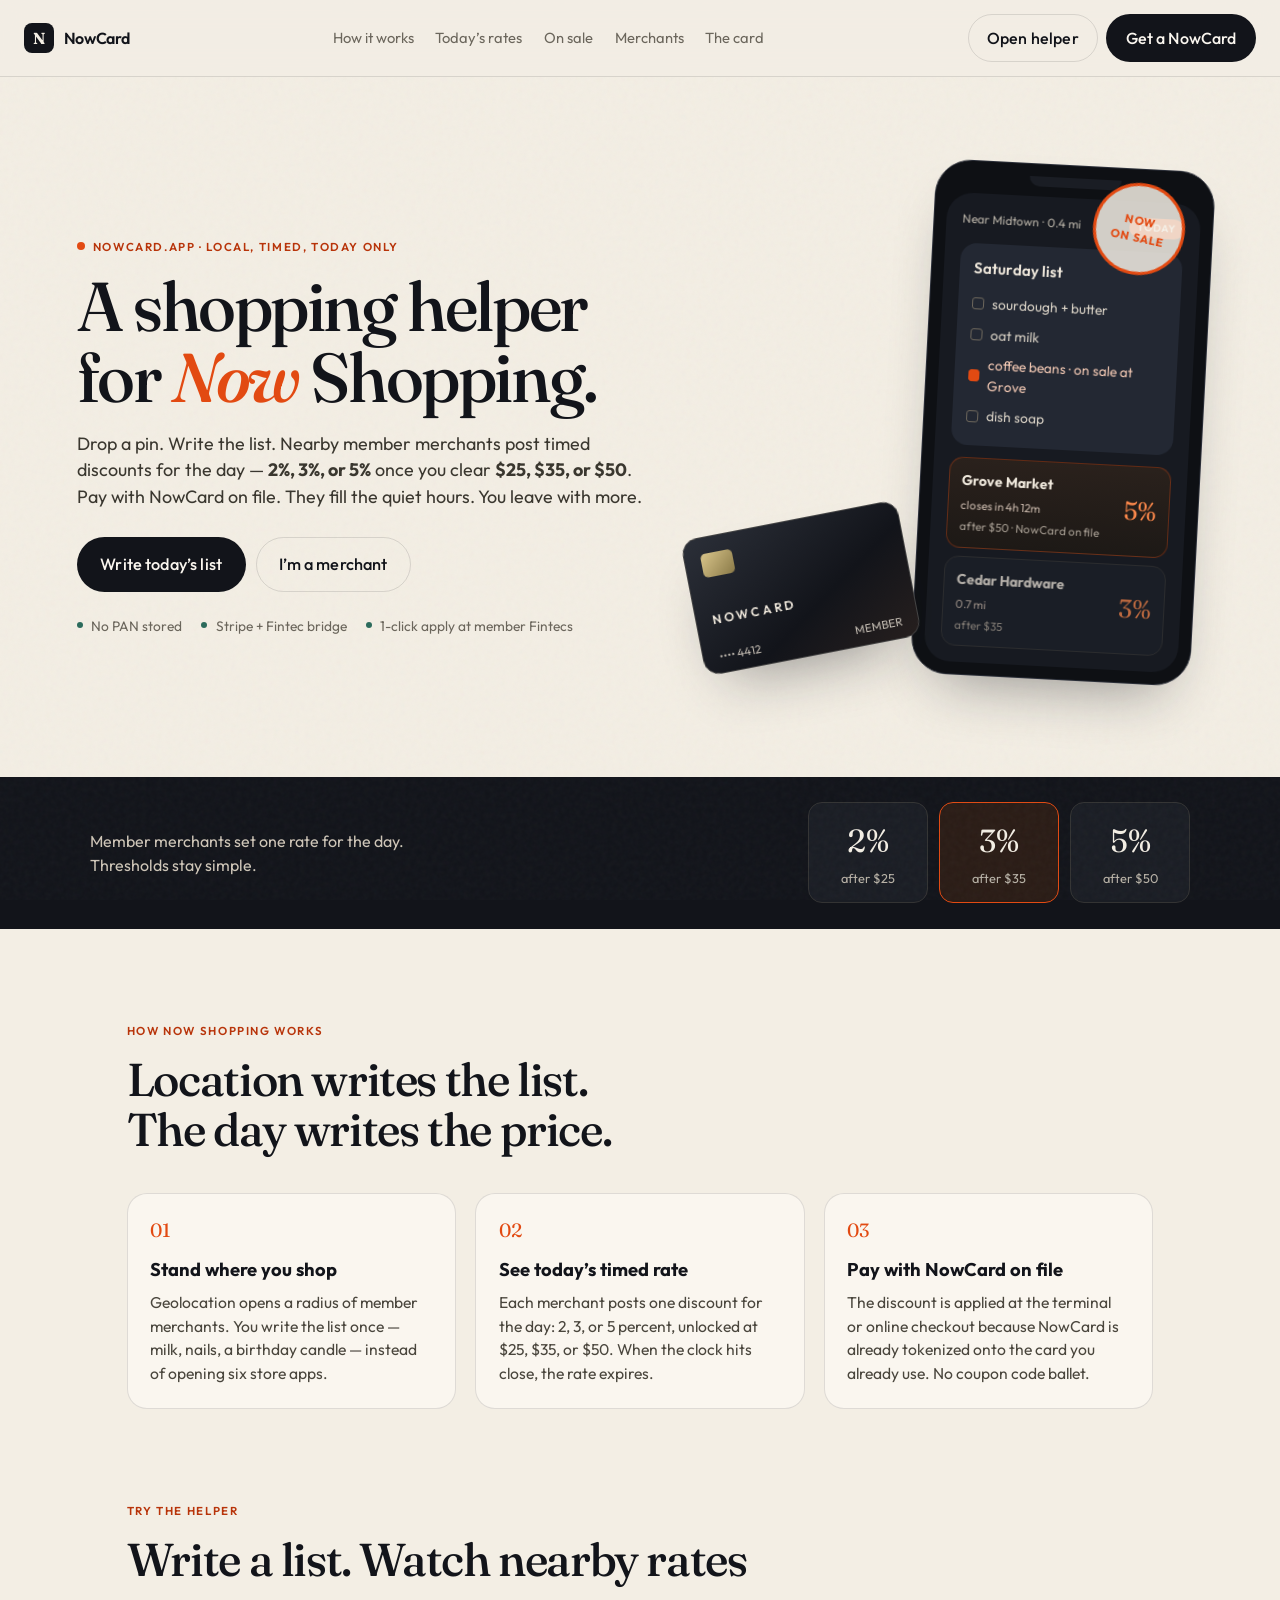
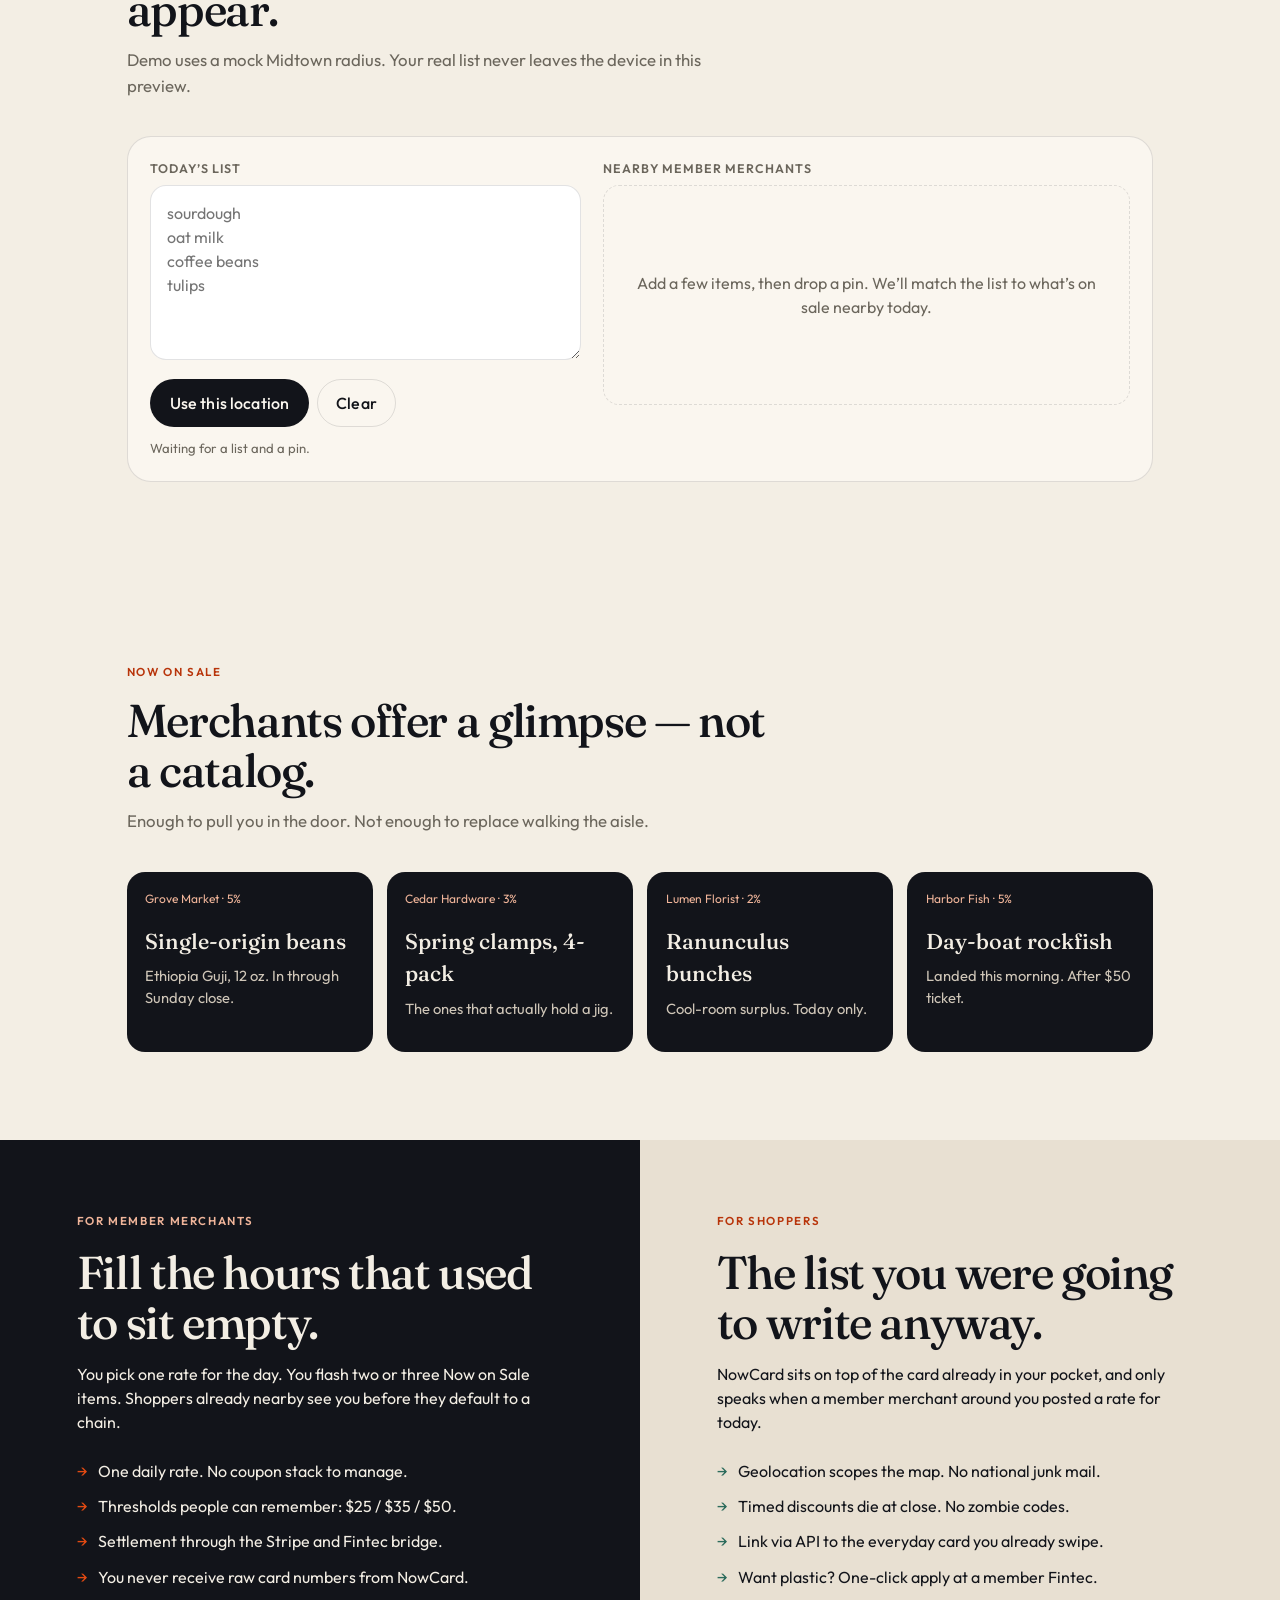
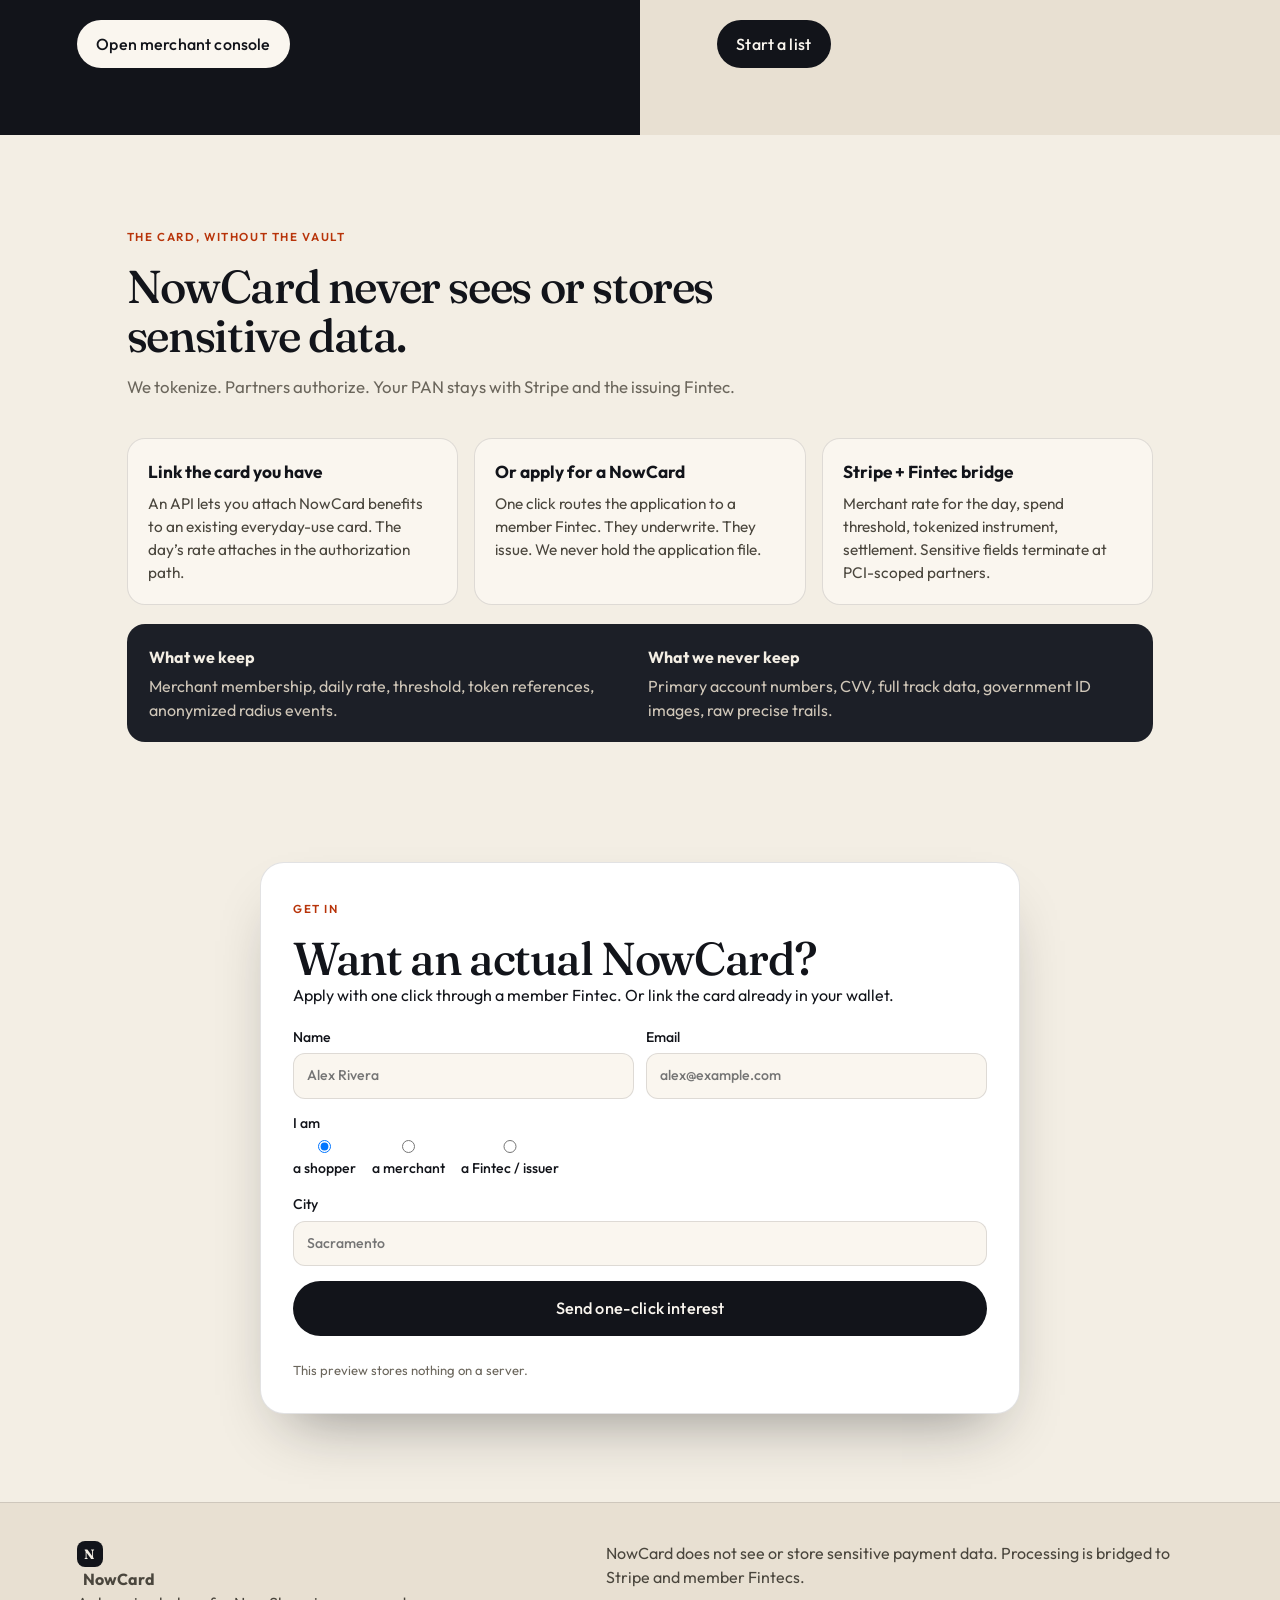
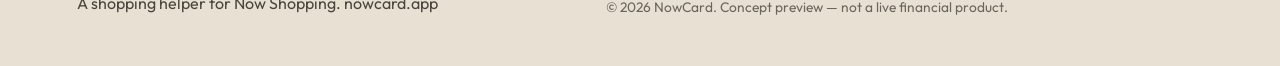
<file: index.html>
<!DOCTYPE html>
<html lang="en">
<head>
  <meta charset="UTF-8" />
  <meta name="viewport" content="width=device-width, initial-scale=1" />
  <title>NowCard — A shopping helper for Now Shopping</title>
  <meta name="description" content="Write a list from where you are. Nearby member merchants offer timed discounts for the day. Pay with NowCard on file. Merchants fill empty hours. You save. Nobody stores your card numbers." />
  <link rel="preconnect" href="https://fonts.googleapis.com" />
  <link rel="preconnect" href="https://fonts.gstatic.com" crossorigin />
  <link href="https://fonts.googleapis.com/css2?family=Fraunces:ital,opsz,wght@0,9..144,500;0,9..144,700;1,9..144,500&family=Outfit:wght@300;400;500;600;700&display=swap" rel="stylesheet" />
  <link rel="stylesheet" href="styles.css" />
</head>
<body>
  <div class="noise" aria-hidden="true"></div>
  <header class="nav">
    <a class="logo" href="#top" aria-label="NowCard home">
      <span class="logo-mark">N</span>
      <span class="logo-word">NowCard</span>
    </a>
    <nav class="nav-links">
      <a href="#how">How it works</a>
      <a href="#rates">Today’s rates</a>
      <a href="#sale">On sale</a>
      <a href="merchant.html">Merchants</a>
      <a href="#card">The card</a>
    </nav>
    <div class="nav-cta">
      <a class="btn ghost" href="#demo">Open helper</a>
      <a class="btn solid" href="#apply">Get a NowCard</a>
    </div>
    <button class="menu-btn" id="menuBtn" aria-label="Open menu"><span></span><span></span></button>
  </header>
  <div class="mobile-nav" id="mobileNav">
    <a href="#how">How it works</a>
    <a href="#rates">Today’s rates</a>
    <a href="#sale">On sale</a>
    <a href="merchant.html">Merchants</a>
    <a href="#card">The card</a>
    <a href="#demo">Open helper</a>
    <a href="#apply">Get a NowCard</a>
  </div>
  <main id="top">
    <section class="hero">
      <div class="hero-copy">
        <p class="eyebrow"><span class="live-dot"></span> nowcard.app · local, timed, today only</p>
        <h1>A shopping helper<br />for <em>Now</em> Shopping.</h1>
        <p class="lede">Drop a pin. Write the list. Nearby member merchants post timed discounts for the day — <strong>2%, 3%, or 5%</strong> once you clear <strong>$25, $35, or $50</strong>. Pay with NowCard on file. They fill the quiet hours. You leave with more.</p>
        <div class="hero-actions">
          <a class="btn solid lg" href="#demo">Write today’s list</a>
          <a class="btn ghost lg" href="merchant.html">I’m a merchant</a>
        </div>
        <ul class="trust-row">
          <li>No PAN stored</li>
          <li>Stripe + Fintec bridge</li>
          <li>1-click apply at member Fintecs</li>
        </ul>
      </div>
      <div class="hero-stage">
        <div class="phone">
          <div class="phone-notch"></div>
          <div class="phone-screen">
            <div class="app-bar"><span>Near Midtown · 0.4 mi</span><span class="pill now">TODAY</span></div>
            <div class="list-card">
              <h3>Saturday list</h3>
              <ul>
                <li><span></span>sourdough + butter</li>
                <li><span></span>oat milk</li>
                <li class="hit"><span></span>coffee beans · on sale at Grove</li>
                <li><span></span>dish soap</li>
              </ul>
            </div>
            <div class="offer-stack">
              <article class="offer"><div><strong>Grove Market</strong><small>closes in 4h 12m</small></div><div class="pct">5%</div><p>after $50 · NowCard on file</p></article>
              <article class="offer dim"><div><strong>Cedar Hardware</strong><small>0.7 mi</small></div><div class="pct">3%</div><p>after $35</p></article>
            </div>
          </div>
        </div>
        <div class="float-card"><div class="chip"></div><div class="card-brand">NOWCARD</div><div class="card-meta"><span>•••• 4412</span><span>MEMBER</span></div></div>
        <div class="stamp">NOW<br />ON SALE</div>
      </div>
    </section>
    <section class="strip" id="rates">
      <div class="strip-inner">
        <p>Member merchants set one rate for the day. Thresholds stay simple.</p>
        <div class="tiers">
          <div class="tier"><span class="tier-pct">2%</span><span class="tier-rule">after $25</span></div>
          <div class="tier featured"><span class="tier-pct">3%</span><span class="tier-rule">after $35</span></div>
          <div class="tier"><span class="tier-pct">5%</span><span class="tier-rule">after $50</span></div>
        </div>
      </div>
    </section>
    <section class="section" id="how">
      <header class="section-head"><p class="eyebrow">How Now Shopping works</p><h2>Location writes the list.<br />The day writes the price.</h2></header>
      <div class="steps">
        <article class="step"><span class="n">01</span><h3>Stand where you shop</h3><p>Geolocation opens a radius of member merchants. You write the list once — milk, nails, a birthday candle — instead of opening six store apps.</p></article>
        <article class="step"><span class="n">02</span><h3>See today’s timed rate</h3><p>Each merchant posts one discount for the day: 2, 3, or 5 percent, unlocked at $25, $35, or $50. When the clock hits close, the rate expires.</p></article>
        <article class="step"><span class="n">03</span><h3>Pay with NowCard on file</h3><p>The discount is applied at the terminal or online checkout because NowCard is already tokenized onto the card you already use. No coupon code ballet.</p></article>
      </div>
    </section>
    <section class="demo-wrap" id="demo">
      <header class="section-head"><p class="eyebrow">Try the helper</p><h2>Write a list. Watch nearby rates appear.</h2><p class="sub">Demo uses a mock Midtown radius. Your real list never leaves the device in this preview.</p></header>
      <div class="demo">
        <div class="demo-col">
          <label class="field-label" for="listInput">Today’s list</label>
          <textarea id="listInput" rows="6" placeholder="sourdough&#10;oat milk&#10;coffee beans&#10;tulips"></textarea>
          <div class="demo-actions">
            <button class="btn solid" id="locateBtn" type="button">Use this location</button>
            <button class="btn ghost" id="clearBtn" type="button">Clear</button>
          </div>
          <p class="fine" id="geoStatus">Waiting for a list and a pin.</p>
        </div>
        <div class="demo-col">
          <p class="field-label">Nearby member merchants</p>
          <div id="merchantResults" class="results empty"><p>Add a few items, then drop a pin. We’ll match the list to what’s on sale nearby today.</p></div>
        </div>
      </div>
    </section>
    <section class="section sale" id="sale">
      <header class="section-head"><p class="eyebrow">Now on Sale</p><h2>Merchants offer a glimpse — not a catalog.</h2><p class="sub">Enough to pull you in the door. Not enough to replace walking the aisle.</p></header>
      <div class="sale-grid">
        <article class="sale-card"><div class="sale-tag">Grove Market · 5%</div><h3>Single-origin beans</h3><p>Ethiopia Guji, 12 oz. In through Sunday close.</p></article>
        <article class="sale-card"><div class="sale-tag">Cedar Hardware · 3%</div><h3>Spring clamps, 4-pack</h3><p>The ones that actually hold a jig.</p></article>
        <article class="sale-card"><div class="sale-tag">Lumen Florist · 2%</div><h3>Ranunculus bunches</h3><p>Cool-room surplus. Today only.</p></article>
        <article class="sale-card"><div class="sale-tag">Harbor Fish · 5%</div><h3>Day-boat rockfish</h3><p>Landed this morning. After $50 ticket.</p></article>
      </div>
    </section>
    <section class="split" id="merchants">
      <div class="split-pane dark">
        <p class="eyebrow light">For member merchants</p>
        <h2>Fill the hours that used to sit empty.</h2>
        <p>You pick one rate for the day. You flash two or three Now on Sale items. Shoppers already nearby see you before they default to a chain.</p>
        <ul class="checks">
          <li>One daily rate. No coupon stack to manage.</li>
          <li>Thresholds people can remember: $25 / $35 / $50.</li>
          <li>Settlement through the Stripe and Fintec bridge.</li>
          <li>You never receive raw card numbers from NowCard.</li>
        </ul>
        <a class="btn solid invert" href="merchant.html">Open merchant console</a>
      </div>
      <div class="split-pane paper">
        <p class="eyebrow">For shoppers</p>
        <h2>The list you were going to write anyway.</h2>
        <p>NowCard sits on top of the card already in your pocket, and only speaks when a member merchant around you posted a rate for today.</p>
        <ul class="checks dark-check">
          <li>Geolocation scopes the map. No national junk mail.</li>
          <li>Timed discounts die at close. No zombie codes.</li>
          <li>Link via API to the everyday card you already swipe.</li>
          <li>Want plastic? One-click apply at a member Fintec.</li>
        </ul>
        <a class="btn solid" href="#demo">Start a list</a>
      </div>
    </section>
    <section class="section card-sec" id="card">
      <header class="section-head"><p class="eyebrow">The card, without the vault</p><h2>NowCard never sees or stores sensitive data.</h2><p class="sub">We tokenize. Partners authorize. Your PAN stays with Stripe and the issuing Fintec.</p></header>
      <div class="arch">
        <article><h3>Link the card you have</h3><p>An API lets you attach NowCard benefits to an existing everyday-use card. The day’s rate attaches in the authorization path.</p></article>
        <article><h3>Or apply for a NowCard</h3><p>One click routes the application to a member Fintec. They underwrite. They issue. We never hold the application file.</p></article>
        <article><h3>Stripe + Fintec bridge</h3><p>Merchant rate for the day, spend threshold, tokenized instrument, settlement. Sensitive fields terminate at PCI-scoped partners.</p></article>
      </div>
      <div class="privacy-bar">
        <div><strong>What we keep</strong><p>Merchant membership, daily rate, threshold, token references, anonymized radius events.</p></div>
        <div><strong>What we never keep</strong><p>Primary account numbers, CVV, full track data, government ID images, raw precise trails.</p></div>
      </div>
    </section>
    <section class="apply" id="apply">
      <div class="apply-card">
        <p class="eyebrow">Get in</p>
        <h2>Want an actual NowCard?</h2>
        <p>Apply with one click through a member Fintec. Or link the card already in your wallet.</p>
        <form class="apply-form" id="applyForm">
          <div class="row">
            <label>Name<input type="text" name="name" placeholder="Alex Rivera" required /></label>
            <label>Email<input type="email" name="email" placeholder="alex@example.com" required /></label>
          </div>
          <fieldset>
            <legend>I am</legend>
            <label class="radio"><input type="radio" name="role" value="shopper" checked /> a shopper</label>
            <label class="radio"><input type="radio" name="role" value="merchant" /> a merchant</label>
            <label class="radio"><input type="radio" name="role" value="fintec" /> a Fintec / issuer</label>
          </fieldset>
          <label>City<input type="text" name="city" placeholder="Sacramento" /></label>
          <button class="btn solid lg" type="submit">Send one-click interest</button>
          <p class="fine" id="formNote">This preview stores nothing on a server.</p>
        </form>
      </div>
    </section>
  </main>
  <footer class="foot">
    <div><span class="logo-mark sm">N</span><strong>NowCard</strong><p>A shopping helper for Now Shopping. nowcard.app</p></div>
    <div><p>NowCard does not see or store sensitive payment data. Processing is bridged to Stripe and member Fintecs.</p><p class="muted">© 2026 NowCard. Concept preview — not a live financial product.</p></div>
  </footer>
  <script src="js/app.js"></script>
</body>
</html>
</file>
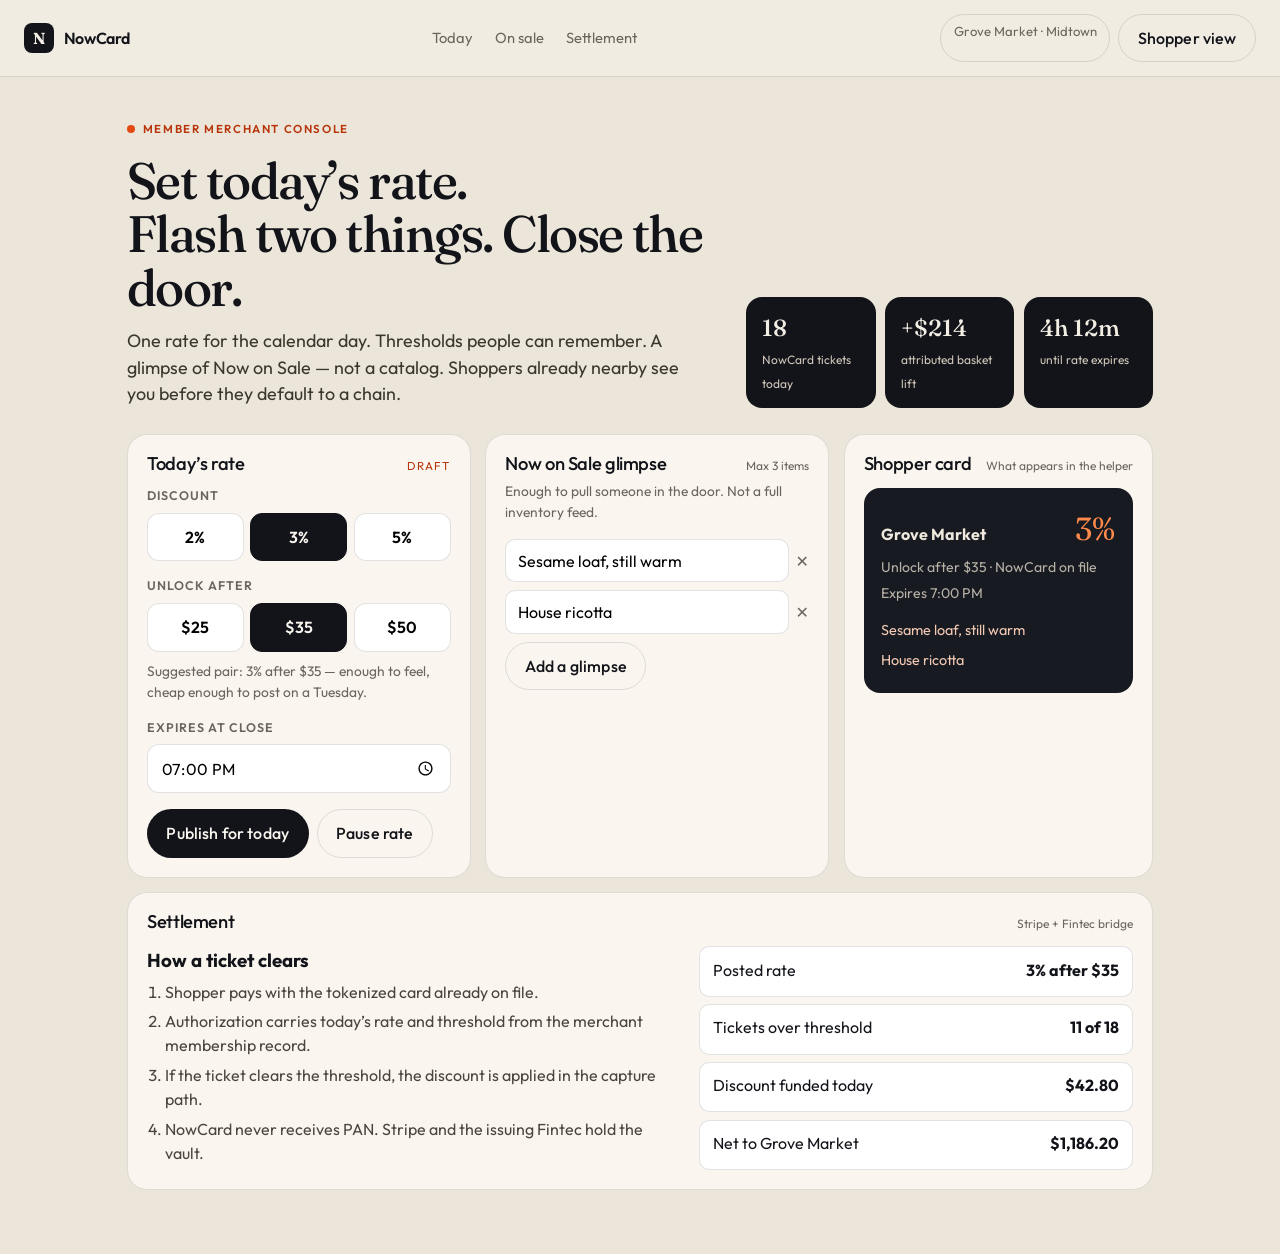
<file: merchant.html>
<!DOCTYPE html>
<html lang="en">
<head>
  <meta charset="UTF-8" />
  <meta name="viewport" content="width=device-width, initial-scale=1" />
  <title>NowCard Merchant — Today’s rate</title>
  <link rel="preconnect" href="https://fonts.googleapis.com" />
  <link rel="preconnect" href="https://fonts.gstatic.com" crossorigin />
  <link href="https://fonts.googleapis.com/css2?family=Fraunces:ital,opsz,wght@0,9..144,500;0,9..144,700;1,9..144,500&family=Outfit:wght@300;400;500;600;700&display=swap" rel="stylesheet" />
  <link rel="stylesheet" href="styles.css" />
  <link rel="stylesheet" href="merchant.css" />
</head>
<body class="dash-body">
  <header class="nav">
    <a class="logo" href="index.html">
      <span class="logo-mark">N</span>
      <span class="logo-word">NowCard</span>
    </a>
    <nav class="nav-links">
      <a href="merchant.html">Today</a>
      <a href="#sale">On sale</a>
      <a href="#settle">Settlement</a>
    </nav>
    <div class="nav-cta">
      <span class="store-chip">Grove Market · Midtown</span>
      <a class="btn ghost" href="index.html">Shopper view</a>
    </div>
  </header>
  <main class="dash">
    <section class="dash-hero">
      <div>
        <p class="eyebrow"><span class="live-dot"></span> Member merchant console</p>
        <h1>Set today’s rate.<br />Flash two things. Close the door.</h1>
        <p class="lede tight">One rate for the calendar day. Thresholds people can remember. A glimpse of Now on Sale — not a catalog. Shoppers already nearby see you before they default to a chain.</p>
      </div>
      <div class="stat-row">
        <article><b id="statTickets">18</b><span>NowCard tickets today</span></article>
        <article><b id="statLift">+$214</b><span>attributed basket lift</span></article>
        <article><b id="statHours">4h 12m</b><span>until rate expires</span></article>
      </div>
    </section>
    <section class="dash-grid">
      <div class="panel">
        <header class="panel-h"><h2>Today’s rate</h2><span class="status" id="pubStatus">Draft</span></header>
        <p class="field-label">Discount</p>
        <div class="seg" id="rateSeg" role="group" aria-label="Daily rate">
          <button type="button" data-rate="2">2%</button>
          <button type="button" data-rate="3" class="on">3%</button>
          <button type="button" data-rate="5">5%</button>
        </div>
        <p class="field-label">Unlock after</p>
        <div class="seg" id="thSeg" role="group" aria-label="Spend threshold">
          <button type="button" data-th="25">$25</button>
          <button type="button" data-th="35" class="on">$35</button>
          <button type="button" data-th="50">$50</button>
        </div>
        <p class="hint" id="pairHint">Suggested pair: 3% after $35 — enough to feel, cheap enough to post on a Tuesday.</p>
        <label class="field-label" for="closeAt">Expires at close</label>
        <input id="closeAt" type="time" value="19:00" />
        <div class="actions">
          <button class="btn solid" id="publishBtn" type="button">Publish for today</button>
          <button class="btn ghost" id="pauseBtn" type="button">Pause rate</button>
        </div>
      </div>
      <div class="panel" id="sale">
        <header class="panel-h"><h2>Now on Sale glimpse</h2><span class="fine-inline">Max 3 items</span></header>
        <p class="hint">Enough to pull someone in the door. Not a full inventory feed.</p>
        <div id="saleFields"></div>
        <button class="btn ghost" id="addSale" type="button">Add a glimpse</button>
      </div>
      <div class="panel preview-pane">
        <header class="panel-h"><h2>Shopper card</h2><span class="fine-inline">What appears in the helper</span></header>
        <article class="live-card" id="liveCard">
          <div class="live-top"><strong>Grove Market</strong><em id="livePct">3%</em></div>
          <p id="liveRule">Unlock after $35 · NowCard on file</p>
          <p id="liveClock">Expires 7:00 PM</p>
          <ul id="liveSale"></ul>
        </article>
      </div>
    </section>
    <section class="panel settle" id="settle">
      <header class="panel-h"><h2>Settlement</h2><span class="fine-inline">Stripe + Fintec bridge</span></header>
      <div class="settle-grid">
        <div>
          <h3>How a ticket clears</h3>
          <ol>
            <li>Shopper pays with the tokenized card already on file.</li>
            <li>Authorization carries today’s rate and threshold from the merchant membership record.</li>
            <li>If the ticket clears the threshold, the discount is applied in the capture path.</li>
            <li>NowCard never receives PAN. Stripe and the issuing Fintec hold the vault.</li>
          </ol>
        </div>
        <div class="ledger">
          <div><span>Posted rate</span><b id="ledRate">3% after $35</b></div>
          <div><span>Tickets over threshold</span><b>11 of 18</b></div>
          <div><span>Discount funded today</span><b>$42.80</b></div>
          <div><span>Net to Grove Market</span><b>$1,186.20</b></div>
        </div>
      </div>
    </section>
  </main>
  <script src="js/merchant.js"></script>
</body>
</html>
</file>
<file: styles.css>
:root {
  --ink: #12141a;
  --ink-2: #1c1f27;
  --paper: #f3eee4;
  --paper-2: #e8e0d2;
  --cream: #faf6ef;
  --now: #e24a12;
  --now-deep: #b8340a;
  --sage: #2c6b5c;
  --gold: #c4921a;
  --muted: #6b665c;
  --line: rgba(18, 20, 26, 0.12);
  --shadow: 0 30px 60px -28px rgba(18, 20, 26, 0.45);
  --sans: "Outfit", system-ui, sans-serif;
  --serif: "Fraunces", Georgia, serif;
}

* { box-sizing: border-box; margin: 0; padding: 0; }
html { scroll-behavior: smooth; }
body {
  font-family: var(--sans);
  color: var(--ink);
  background: var(--paper);
  line-height: 1.5;
  overflow-x: hidden;
}

.noise {
  pointer-events: none;
  position: fixed;
  inset: 0;
  z-index: 0;
  opacity: 0.035;
  background-image: url("data:image/svg+xml,%3Csvg viewBox='0 0 200 200' xmlns='http://www.w3.org/2000/svg'%3E%3Cfilter id='n'%3E%3CfeTurbulence type='fractalNoise' baseFrequency='.85' numOctaves='4'/%3E%3C/filter%3E%3Crect width='100%25' height='100%25' filter='url(%23n)'/%3E%3C/svg%3E");
}

a { color: inherit; text-decoration: none; }
button, input, textarea { font: inherit; }

.btn {
  display: inline-flex;
  align-items: center;
  justify-content: center;
  gap: 0.5rem;
  border: 1px solid transparent;
  border-radius: 999px;
  padding: 0.7rem 1.15rem;
  font-weight: 500;
  letter-spacing: 0.01em;
  cursor: pointer;
  transition: transform 0.15s ease, background 0.15s ease, color 0.15s ease;
}
.btn:hover { transform: translateY(-1px); }
.btn.solid { background: var(--ink); color: var(--cream); }
.btn.solid:hover { background: #000; }
.btn.ghost { background: transparent; border-color: var(--line); color: var(--ink); }
.btn.ghost:hover { background: rgba(18,20,26,0.04); }
.btn.lg { padding: 0.9rem 1.4rem; font-size: 1.02rem; }
.btn.invert { background: var(--cream); color: var(--ink); }

.nav {
  position: sticky;
  top: 0;
  z-index: 40;
  display: flex;
  align-items: center;
  justify-content: space-between;
  gap: 1rem;
  padding: 0.85rem 1.5rem;
  background: rgba(243, 238, 228, 0.78);
  backdrop-filter: blur(16px);
  border-bottom: 1px solid var(--line);
}
.logo { display: flex; align-items: center; gap: 0.6rem; font-weight: 600; }
.logo-mark {
  width: 30px; height: 30px;
  display: grid; place-items: center;
  background: var(--ink); color: var(--paper);
  border-radius: 8px;
  font-family: var(--serif);
  font-weight: 700;
}
.logo-mark.sm { width: 26px; height: 26px; font-size: 0.85rem; }
.logo-word { letter-spacing: -0.02em; }
.nav-links { display: flex; gap: 1.35rem; font-size: 0.92rem; color: var(--muted); }
.nav-links a:hover { color: var(--ink); }
.nav-cta { display: flex; gap: 0.5rem; }
.menu-btn {
  display: none;
  width: 40px; height: 40px;
  border: 0; background: transparent;
  flex-direction: column; justify-content: center; gap: 6px;
}
.menu-btn span { display: block; height: 2px; width: 18px; background: var(--ink); }
.mobile-nav {
  display: none;
  flex-direction: column;
  gap: 0.75rem;
  padding: 1rem 1.5rem 1.25rem;
  background: var(--paper);
  border-bottom: 1px solid var(--line);
}
.mobile-nav.open { display: flex; }

.hero {
  position: relative;
  z-index: 1;
  display: grid;
  grid-template-columns: 1.05fr 0.95fr;
  gap: 3rem;
  align-items: center;
  padding: 5.5rem 6vw 4.5rem;
  max-width: 1280px;
  margin: 0 auto;
}
.eyebrow {
  display: inline-flex;
  align-items: center;
  gap: 0.5rem;
  text-transform: uppercase;
  letter-spacing: 0.14em;
  font-size: 0.72rem;
  font-weight: 600;
  color: var(--now-deep);
  margin-bottom: 1rem;
}
.eyebrow.light { color: #f0b59a; }
.live-dot {
  width: 8px; height: 8px; border-radius: 50%;
  background: var(--now);
  box-shadow: 0 0 0 0 rgba(226, 74, 18, 0.6);
  animation: pulse 1.8s infinite;
}
@keyframes pulse {
  70% { box-shadow: 0 0 0 8px rgba(226, 74, 18, 0); }
}
h1 {
  font-family: var(--serif);
  font-size: clamp(2.6rem, 5.4vw, 4.6rem);
  font-weight: 500;
  letter-spacing: -0.035em;
  line-height: 1.02;
  margin-bottom: 1.15rem;
}
h1 em { font-style: italic; color: var(--now); }
.lede {
  font-size: 1.12rem;
  color: #3a372f;
  max-width: 36rem;
  margin-bottom: 1.6rem;
}
.hero-actions { display: flex; flex-wrap: wrap; gap: 0.65rem; }
.trust-row {
  display: flex;
  flex-wrap: wrap;
  gap: 0.6rem 1.2rem;
  list-style: none;
  margin-top: 1.5rem;
  color: var(--muted);
  font-size: 0.86rem;
}
.trust-row li { position: relative; padding-left: 0.9rem; }
.trust-row li::before {
  content: "";
  position: absolute; left: 0; top: 0.45em;
  width: 6px; height: 6px; border-radius: 50%;
  background: var(--sage);
}

.hero-stage { position: relative; min-height: 540px; }
.phone {
  width: 280px;
  margin-left: auto;
  background: #0e1014;
  border-radius: 36px;
  padding: 12px;
  box-shadow: var(--shadow);
  border: 1px solid #2a2e38;
  transform: rotate(3deg);
}
.phone-notch {
  width: 92px; height: 10px;
  background: #1a1d24;
  border-radius: 0 0 10px 10px;
  margin: 0 auto 10px;
}
.phone-screen {
  background: #171a21;
  color: #efe8dc;
  border-radius: 26px;
  padding: 16px;
  min-height: 460px;
}
.app-bar {
  display: flex; justify-content: space-between; align-items: center;
  font-size: 0.75rem; color: #b7b1a6; margin-bottom: 14px;
}
.pill.now {
  background: var(--now);
  color: white;
  border-radius: 999px;
  padding: 0.15rem 0.5rem;
  font-weight: 600;
  letter-spacing: 0.08em;
  font-size: 0.64rem;
}
.list-card {
  background: #232833;
  border-radius: 16px;
  padding: 14px;
  margin-bottom: 12px;
}
.list-card h3 { font-size: 0.95rem; margin-bottom: 8px; font-weight: 600; }
.list-card ul { list-style: none; font-size: 0.86rem; color: #d7d0c4; }
.list-card li { display: flex; gap: 8px; align-items: center; padding: 5px 0; }
.list-card li span {
  width: 12px; height: 12px; border-radius: 3px;
  border: 1px solid #6d675c;
}
.list-card li.hit { color: #f3c9b4; }
.list-card li.hit span { background: var(--now); border-color: var(--now); }
.offer-stack { display: grid; gap: 8px; }
.offer {
  background: linear-gradient(180deg, #2a211c, #1d1916);
  border: 1px solid rgba(226, 74, 18, 0.35);
  border-radius: 14px;
  padding: 12px;
  display: grid;
  grid-template-columns: 1fr auto;
  gap: 2px 10px;
}
.offer.dim { opacity: 0.72; border-color: #333; background: #1c2028; }
.offer strong { display: block; font-size: 0.88rem; }
.offer small { color: #c9b8ab; font-size: 0.72rem; }
.offer .pct {
  font-family: var(--serif);
  font-size: 1.6rem;
  color: #ff8a4c;
  grid-row: span 2;
  align-self: center;
}
.offer p { grid-column: 1; font-size: 0.72rem; color: #a59c91; }

.float-card {
  position: absolute;
  left: 0; bottom: 48px;
  width: 220px;
  height: 138px;
  border-radius: 16px;
  padding: 16px;
  color: #efe8dc;
  background: linear-gradient(145deg, #2b2f38 0%, #12141a 60%, #3a2a22 140%);
  box-shadow: var(--shadow);
  transform: rotate(-11deg);
  border: 1px solid #444;
}
.chip {
  width: 32px; height: 24px; border-radius: 5px;
  background: linear-gradient(135deg, #d8c48a, #8a7a48);
  margin-bottom: 34px;
}
.card-brand { letter-spacing: 0.22em; font-size: 0.78rem; font-weight: 600; }
.card-meta {
  display: flex; justify-content: space-between;
  margin-top: 18px; font-size: 0.72rem; color: #c4bdb3;
}
.stamp {
  position: absolute;
  right: 18px; top: 18px;
  width: 92px; height: 92px;
  border: 3px solid var(--now);
  color: var(--now);
  border-radius: 50%;
  display: grid; place-items: center;
  text-align: center;
  font-weight: 700;
  letter-spacing: 0.08em;
  font-size: 0.72rem;
  transform: rotate(12deg);
  background: rgba(243, 238, 228, 0.85);
}

.strip {
  background: var(--ink);
  color: var(--paper);
  padding: 1.6rem 6vw;
}
.strip-inner {
  max-width: 1100px;
  margin: 0 auto;
  display: flex;
  align-items: center;
  justify-content: space-between;
  gap: 1.5rem;
}
.strip p { color: #cfc6b8; max-width: 22rem; }
.tiers { display: flex; gap: 0.7rem; }
.tier {
  min-width: 120px;
  padding: 0.85rem 1rem;
  border: 1px solid #333;
  border-radius: 14px;
  text-align: center;
  background: #1a1d24;
}
.tier.featured { border-color: var(--now); background: #2a1c16; }
.tier-pct { display: block; font-family: var(--serif); font-size: 2rem; }
.tier-rule { font-size: 0.8rem; color: #b7b1a6; }

.section { padding: 5.5rem 6vw; max-width: 1180px; margin: 0 auto; position: relative; z-index: 1; }
.section-head { margin-bottom: 2.4rem; max-width: 40rem; }
h2 {
  font-family: var(--serif);
  font-weight: 500;
  font-size: clamp(2rem, 3.6vw, 3.1rem);
  letter-spacing: -0.03em;
  line-height: 1.08;
}
.sub { margin-top: 0.8rem; color: var(--muted); font-size: 1.05rem; }

.steps { display: grid; grid-template-columns: repeat(3, 1fr); gap: 1.2rem; }
.step {
  background: var(--cream);
  border: 1px solid var(--line);
  border-radius: 20px;
  padding: 1.4rem;
}
.step .n {
  font-family: var(--serif);
  color: var(--now);
  font-size: 1.2rem;
}
.step h3 { margin: 0.7rem 0 0.45rem; font-size: 1.15rem; }
.step p { color: #4a463d; font-size: 0.98rem; }

.demo-wrap { padding: 0 6vw 5.5rem; max-width: 1180px; margin: 0 auto; }
.demo {
  display: grid;
  grid-template-columns: 0.9fr 1.1fr;
  gap: 1.4rem;
  background: var(--cream);
  border: 1px solid var(--line);
  border-radius: 24px;
  padding: 1.4rem;
}
.field-label {
  display: block;
  font-size: 0.78rem;
  letter-spacing: 0.08em;
  text-transform: uppercase;
  font-weight: 600;
  color: var(--muted);
  margin-bottom: 0.45rem;
}
textarea {
  width: 100%;
  border-radius: 16px;
  border: 1px solid var(--line);
  background: #fff;
  padding: 0.9rem 1rem;
  resize: vertical;
  min-height: 160px;
}
.demo-actions { display: flex; gap: 0.5rem; margin-top: 0.8rem; }
.fine { margin-top: 0.7rem; font-size: 0.82rem; color: var(--muted); }
.results { display: grid; gap: 0.7rem; min-height: 220px; }
.results.empty {
  place-items: center;
  text-align: center;
  color: var(--muted);
  border: 1px dashed var(--line);
  border-radius: 16px;
  padding: 1.5rem;
}
.merchant {
  display: grid;
  grid-template-columns: 1fr auto;
  gap: 0.25rem 1rem;
  background: #fff;
  border: 1px solid var(--line);
  border-radius: 16px;
  padding: 0.95rem 1rem;
}
.merchant h4 { font-size: 1.02rem; }
.merchant .dist { color: var(--muted); font-size: 0.82rem; }
.merchant .rate {
  font-family: var(--serif);
  font-size: 1.7rem;
  color: var(--now-deep);
}
.merchant .meta { grid-column: 1 / -1; font-size: 0.86rem; color: #4a463d; }
.match { color: var(--sage); font-weight: 600; }

.sale-grid {
  display: grid;
  grid-template-columns: repeat(4, 1fr);
  gap: 0.9rem;
}
.sale-card {
  background: var(--ink);
  color: var(--paper);
  border-radius: 18px;
  padding: 1.15rem;
  min-height: 180px;
}
.sale-tag { font-size: 0.75rem; color: #f0b59a; margin-bottom: 1.1rem; }
.sale-card h3 { font-family: var(--serif); font-weight: 500; font-size: 1.35rem; margin-bottom: 0.45rem; }
.sale-card p { color: #cfc6b8; font-size: 0.92rem; }

.split {
  display: grid;
  grid-template-columns: 1fr 1fr;
  min-height: 520px;
}
.split-pane { padding: 4.2rem 6vw; }
.split-pane.dark { background: var(--ink); color: var(--paper); }
.split-pane.paper { background: var(--paper-2); }
.split-pane h2 { margin-bottom: 0.9rem; }
.split-pane p { margin-bottom: 1.2rem; max-width: 34rem; }
.checks { list-style: none; margin-bottom: 1.6rem; }
.checks li { padding: 0.35rem 0 0.35rem 1.3rem; position: relative; }
.checks li::before { content: "→"; position: absolute; left: 0; color: var(--now); }
.dark-check li::before { color: var(--sage); }

.arch {
  display: grid;
  grid-template-columns: repeat(3, 1fr);
  gap: 1rem;
  margin-bottom: 1.2rem;
}
.arch article {
  background: var(--cream);
  border: 1px solid var(--line);
  border-radius: 18px;
  padding: 1.25rem;
}
.arch h3 { margin-bottom: 0.45rem; font-size: 1.08rem; }
.arch p { color: #4a463d; font-size: 0.96rem; }
.privacy-bar {
  display: grid;
  grid-template-columns: 1fr 1fr;
  gap: 1rem;
  background: #1c1f27;
  color: var(--paper);
  border-radius: 18px;
  padding: 1.3rem 1.4rem;
}
.privacy-bar p { color: #cfc6b8; margin-top: 0.3rem; }

.apply { padding: 2rem 6vw 5.5rem; }
.apply-card {
  max-width: 760px;
  margin: 0 auto;
  background: #fff;
  border: 1px solid var(--line);
  border-radius: 24px;
  padding: 2rem;
  box-shadow: var(--shadow);
}
.apply-form { display: grid; gap: 0.9rem; margin-top: 1.2rem; }
.apply-form .row { display: grid; grid-template-columns: 1fr 1fr; gap: 0.8rem; }
.apply-form label { display: grid; gap: 0.35rem; font-size: 0.88rem; font-weight: 500; }
.apply-form input[type="text"],
.apply-form input[type="email"] {
  border: 1px solid var(--line);
  border-radius: 12px;
  padding: 0.7rem 0.8rem;
  background: var(--cream);
}
fieldset { border: 0; display: flex; flex-wrap: wrap; gap: 1rem; }
legend { font-size: 0.88rem; font-weight: 500; margin-bottom: 0.35rem; }
.radio { display: flex; align-items: center; gap: 0.4rem; font-weight: 400; }

.foot {
  display: grid;
  grid-template-columns: 1fr 1.2fr;
  gap: 2rem;
  padding: 2.4rem 6vw 3rem;
  border-top: 1px solid var(--line);
  color: #4a463d;
  background: var(--paper-2);
}
.foot .muted { color: var(--muted); margin-top: 0.5rem; font-size: 0.86rem; }
.foot strong { display: inline-block; margin: 0 0.4rem; }

@media (max-width: 960px) {
  .nav-links, .nav-cta { display: none; }
  .menu-btn { display: flex; }
  .hero, .steps, .demo, .sale-grid, .split, .arch, .privacy-bar, .foot, .strip-inner, .apply-form .row {
    grid-template-columns: 1fr;
  }
  .hero { padding-top: 3rem; }
  .hero-stage { min-height: 480px; }
  .phone { margin: 0 auto; }
  .float-card { left: 8%; bottom: 20px; }
  .split-pane { padding: 3rem 6vw; }
  .tiers { width: 100%; }
  .tier { flex: 1; min-width: 0; }
}
</file>
<file: merchant.css>
.dash-body { background: #ece6da; }
.store-chip {
  font-size: 0.82rem;
  color: var(--muted);
  padding: 0.45rem 0.8rem;
  border: 1px solid var(--line);
  border-radius: 999px;
}
.dash { max-width: 1180px; margin: 0 auto; padding: 2.4rem 6vw 4rem; }
.dash-hero { display: grid; grid-template-columns: 1.3fr 0.9fr; gap: 2rem; align-items: end; margin-bottom: 1.6rem; }
.lede.tight { max-width: 36rem; margin-bottom: 0; }
.dash h1 {
  font-family: var(--serif);
  font-size: clamp(2rem, 4vw, 3.2rem);
  font-weight: 500;
  letter-spacing: -0.03em;
  line-height: 1.05;
  margin-bottom: 0.8rem;
}
.stat-row { display: grid; grid-template-columns: repeat(3, 1fr); gap: 0.6rem; }
.stat-row article {
  background: var(--ink);
  color: var(--paper);
  border-radius: 16px;
  padding: 0.9rem 1rem;
}
.stat-row b { display: block; font-family: var(--serif); font-size: 1.45rem; font-weight: 500; white-space: nowrap; }
.stat-row span { font-size: 0.75rem; color: #cfc6b8; }
.dash-grid {
  display: grid;
  grid-template-columns: 1fr 1fr 0.9fr;
  gap: 0.9rem;
}
.panel {
  background: var(--cream);
  border: 1px solid var(--line);
  border-radius: 20px;
  padding: 1.2rem;
}
.panel-h { display: flex; justify-content: space-between; align-items: baseline; margin-bottom: 0.8rem; }
.panel h2 { font-size: 1.15rem; font-family: var(--sans); letter-spacing: -0.02em; }
.status {
  font-size: 0.72rem;
  letter-spacing: 0.1em;
  text-transform: uppercase;
  color: var(--now-deep);
}
.status.live { color: var(--sage); }
.seg { display: flex; gap: 0.4rem; margin: 0 0 1rem; }
.seg button {
  flex: 1;
  border: 1px solid var(--line);
  background: #fff;
  border-radius: 12px;
  padding: 0.7rem 0.4rem;
  cursor: pointer;
  font-weight: 600;
}
.seg button.on { background: var(--ink); color: var(--cream); border-color: var(--ink); }
.hint { color: var(--muted); font-size: 0.86rem; margin: -0.4rem 0 1rem; }
#closeAt {
  width: 100%;
  border: 1px solid var(--line);
  border-radius: 12px;
  padding: 0.65rem 0.8rem;
  background: #fff;
  margin-bottom: 1rem;
}
.actions { display: flex; gap: 0.5rem; flex-wrap: wrap; }
.sale-row {
  display: grid;
  grid-template-columns: 1fr auto;
  gap: 0.4rem;
  margin-bottom: 0.5rem;
}
.sale-row input {
  border: 1px solid var(--line);
  border-radius: 10px;
  padding: 0.55rem 0.7rem;
  background: #fff;
}
.sale-row button {
  border: 0;
  background: transparent;
  color: var(--muted);
  cursor: pointer;
}
.fine-inline { font-size: 0.75rem; color: var(--muted); }
.live-card {
  background: #171a21;
  color: #efe8dc;
  border-radius: 16px;
  padding: 1.1rem;
}
.live-top { display: flex; justify-content: space-between; align-items: baseline; }
.live-top em {
  font-family: var(--serif);
  font-style: normal;
  font-size: 2rem;
  color: #ff8a4c;
}
.live-card p { color: #b7b1a6; font-size: 0.88rem; margin-top: 0.25rem; }
.live-card ul { list-style: none; margin-top: 0.8rem; }
.live-card li { padding: 0.25rem 0; font-size: 0.9rem; color: #f3c9b4; }
.settle { margin-top: 0.9rem; }
.settle-grid { display: grid; grid-template-columns: 1.1fr 0.9fr; gap: 1.4rem; }
.settle ol { padding-left: 1.15rem; color: #4a463d; }
.settle li { margin: 0.35rem 0; }
.ledger { display: grid; gap: 0.45rem; }
.ledger div {
  display: flex;
  justify-content: space-between;
  background: #fff;
  border-radius: 10px;
  padding: 0.65rem 0.8rem;
  border: 1px solid var(--line);
}
@media (max-width: 960px) {
  .dash-hero, .dash-grid, .settle-grid, .stat-row { grid-template-columns: 1fr; }
}
</file>
